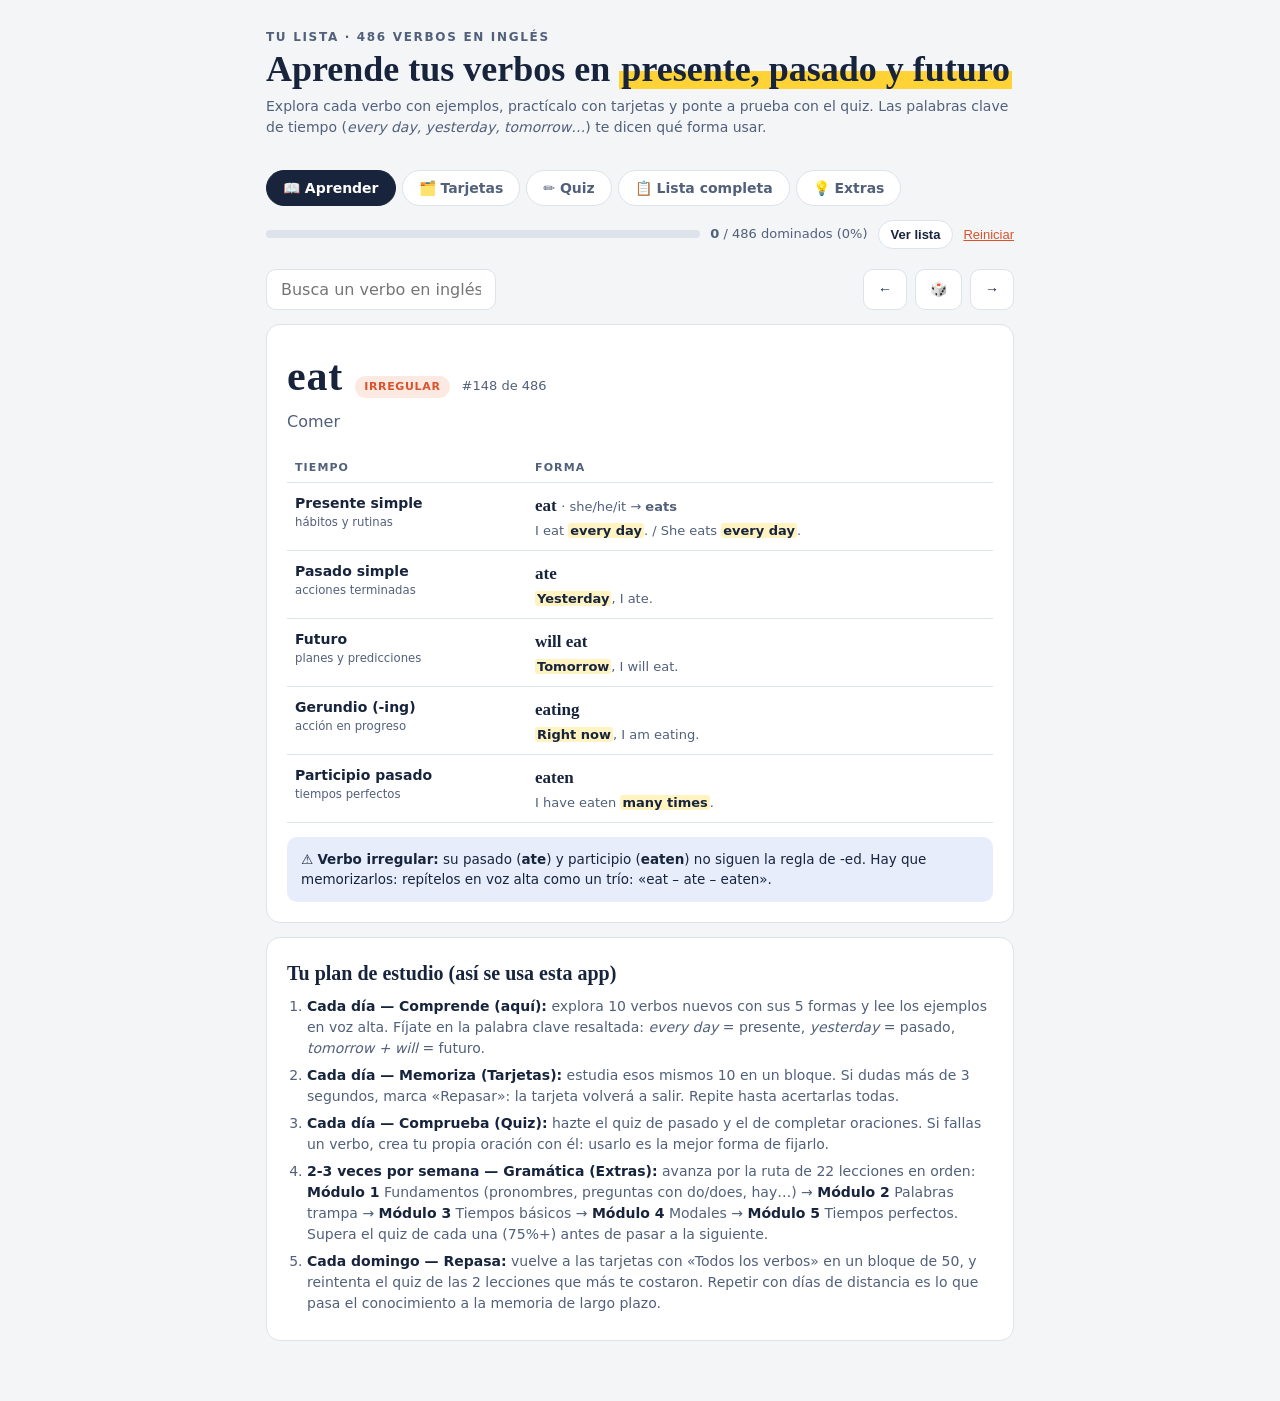
<file: index.html>
<!DOCTYPE html>
<html lang="es">
<head>
<meta charset="UTF-8">
<meta name="viewport" content="width=device-width, initial-scale=1.0">
<title>Mis 486 Verbos · Estudio de inglés</title>
<link rel="stylesheet" href="verbos.css">
</head>
<body>
<div class="wrap">
  <header>
    <div class="kicker">Tu lista · 486 verbos en inglés</div>
    <h1>Aprende tus verbos en <span class="mark">presente, pasado y futuro</span></h1>
    <div class="sub">Explora cada verbo con ejemplos, practícalo con tarjetas y ponte a prueba con el quiz. Las palabras clave de tiempo (<i>every day, yesterday, tomorrow…</i>) te dicen qué forma usar.</div>
  </header>

  <nav id="nav">
    <button data-p="aprender" class="on">📖 Aprender</button>
    <button data-p="tarjetas">🗂️ Tarjetas</button>
    <button data-p="quiz">✏️ Quiz</button>
    <button data-p="lista">📋 Lista completa</button>
    <button data-p="extras">💡 Extras</button>
  </nav>

  <div class="gprog">
    <div class="gbar"><div id="gbarFill"></div></div>
    <span class="gtext" id="gText"></span>
    <button class="gbtn" id="gListBtn">Ver lista</button>
    <button class="glink" id="resetProgress">Reiniciar</button>
  </div>
  <div class="box" id="masteredPanel" style="display:none; margin-bottom:18px"></div>

  <!-- ============ APRENDER ============ -->
  <section class="panel on" id="p-aprender">
    <div class="search-row">
      <div class="sugg" style="flex:1">
        <input id="searchVerb" type="text" placeholder="Busca un verbo en inglés o español… (ej: eat, comer)" autocomplete="off">
        <div class="sugg-list" id="suggList" style="display:none"></div>
      </div>
      <div class="nav-btns">
        <button id="prevVerb" aria-label="Verbo anterior">←</button>
        <button id="randVerb" title="Verbo al azar">🎲</button>
        <button id="nextVerb" aria-label="Verbo siguiente">→</button>
      </div>
    </div>
    <div class="box" id="verbDetail"></div>
    <div class="metodo box" style="margin-top:14px">
      <h2>Tu plan de estudio (así se usa esta app)</h2>
      <ol>
        <li><b>Cada día — Comprende (aquí):</b> explora 10 verbos nuevos con sus 5 formas y lee los ejemplos en voz alta. Fíjate en la palabra clave resaltada: <i>every day</i> = presente, <i>yesterday</i> = pasado, <i>tomorrow + will</i> = futuro.</li>
        <li><b>Cada día — Memoriza (Tarjetas):</b> estudia esos mismos 10 en un bloque. Si dudas más de 3 segundos, marca «Repasar»: la tarjeta volverá a salir. Repite hasta acertarlas todas.</li>
        <li><b>Cada día — Comprueba (Quiz):</b> hazte el quiz de pasado y el de completar oraciones. Si fallas un verbo, crea tu propia oración con él: usarlo es la mejor forma de fijarlo.</li>
        <li><b>2-3 veces por semana — Gramática (Extras):</b> avanza por la ruta de 22 lecciones en orden: <b>Módulo 1</b> Fundamentos (pronombres, preguntas con do/does, hay…) → <b>Módulo 2</b> Palabras trampa → <b>Módulo 3</b> Tiempos básicos → <b>Módulo 4</b> Modales → <b>Módulo 5</b> Tiempos perfectos. Supera el quiz de cada una (75%+) antes de pasar a la siguiente.</li>
        <li><b>Cada domingo — Repasa:</b> vuelve a las tarjetas con «Todos los verbos» en un bloque de 50, y reintenta el quiz de las 2 lecciones que más te costaron. Repetir con días de distancia es lo que pasa el conocimiento a la memoria de largo plazo.</li>
      </ol>
    </div>
  </section>

  <!-- ============ TARJETAS ============ -->
  <section class="panel" id="p-tarjetas">
    <div class="filters">
      <select id="fcType">
        <option value="ALL">Todos los verbos</option>
        <option value="R">Solo regulares</option>
        <option value="I">Solo irregulares</option>
      </select>
      <select id="fcDir">
        <option value="EN">Inglés → Español</option>
        <option value="ES">Español → Inglés</option>
      </select>
      <select id="fcSize">
        <option value="10">Bloque de 10</option>
        <option value="20">Bloque de 20</option>
        <option value="50">Bloque de 50</option>
      </select>
      <button class="btn primary" id="fcStart">Nuevo bloque</button>
    </div>
    <div class="progress"><div id="fcBar" style="width:0%"></div></div>
    <div id="fcArea"></div>
    <p class="muted" style="margin-top:10px">Toca la tarjeta (o pulsa <b>espacio</b>) para voltearla. 💾 Tu progreso se guarda automáticamente en este navegador — míralo en la barra verde de arriba.</p>
  </section>

  <!-- ============ QUIZ ============ -->
  <section class="panel" id="p-quiz">
    <div class="qmodes">
      <button data-m="past" class="on">Pasado simple</button>
      <button data-m="sentence">Completa la oración</button>
      <button data-m="meaning">Significado</button>
    </div>
    <div class="filters">
      <select id="qType">
        <option value="ALL">Todos los verbos</option>
        <option value="I">Solo irregulares</option>
        <option value="R">Solo regulares</option>
      </select>
    </div>
    <div class="score-row">
      <span>Aciertos: <b id="qOk">0</b></span>
      <span>Fallos: <b id="qNo">0</b></span>
      <span>Racha: <b id="qStreak">0</b> 🔥</span>
    </div>
    <div class="box" id="qArea"></div>
  </section>

  <!-- ============ LISTA ============ -->
  <section class="panel" id="p-lista">
    <div class="lista-tools">
      <input id="listSearch" type="text" placeholder="Filtrar por verbo o significado…">
      <select id="listType">
        <option value="ALL">Todos</option>
        <option value="R">Regulares</option>
        <option value="I">Irregulares</option>
      </select>
    </div>
    <div class="count" id="listCount"></div>
    <div class="table-scroll">
      <table class="vtable">
        <thead><tr>
          <th>#</th><th>Tipo</th><th>Presente</th><th>3ª pers.</th><th>Pasado</th><th>Participio</th><th>Gerundio</th><th>Futuro</th><th>Significado</th>
        </tr></thead>
        <tbody id="listBody"></tbody>
      </table>
    </div>
  </section>

  <!-- ============ EXTRAS ============ -->
  <section class="panel" id="p-extras">
    <p class="muted" style="margin-bottom:10px">📍 <b>Ruta de aprendizaje sugerida:</b> las lecciones están organizadas en 5 módulos, de lo básico a lo avanzado. Sigue el orden numerado, y cuando superes el quiz de una lección (75% o más) quedará marcada con ✓. Al terminar cada quiz podrás saltar directo a la siguiente. 👇</p>
    <div class="qmodes" id="lessonNav"></div>
    <div id="lessonBody"></div>
  </section>
</div>

<script type="module" src="js/main.js"></script>
</body>
</html>
</file>
<file: verbos.css>
:root{
    --paper:#F3F5F7; --card:#FFFFFF; --ink:#17243C; --ink-soft:#52607A;
    --line:#DDE3EB; --hl:#FFD335; --hl-soft:#FFF3C2;
    --irr:#D9532B; --irr-soft:#FCE9E2; --reg:#2E7D5B; --reg-soft:#E3F2EB;
    --blue:#2B5BC7; --blue-soft:#E7EDFB;
    --serif: Charter, Georgia, 'Times New Roman', serif;
    --sans: system-ui, -apple-system, 'Segoe UI', Roboto, sans-serif;
  }
  *{box-sizing:border-box; margin:0; padding:0}
  html{-webkit-text-size-adjust:100%}
  body{background:var(--paper); color:var(--ink); font-family:var(--sans); line-height:1.5; padding-bottom:60px}
  .wrap{max-width:780px; margin:0 auto; padding:0 16px}

  header{padding:28px 0 14px}
  .kicker{font-size:12px; letter-spacing:.14em; text-transform:uppercase; color:var(--ink-soft); font-weight:600}
  h1{font-family:var(--serif); font-size:clamp(26px,5vw,36px); font-weight:700; line-height:1.1; margin-top:4px}
  h1 .mark{background:linear-gradient(transparent 55%, var(--hl) 55%); padding:0 2px}
  .sub{color:var(--ink-soft); font-size:14px; margin-top:6px}

  nav{display:flex; gap:6px; margin:18px 0 22px; flex-wrap:wrap}
  nav button{font-family:var(--sans); font-size:14px; font-weight:600; padding:9px 16px; border:1.5px solid var(--line); background:var(--card); color:var(--ink-soft); border-radius:999px; cursor:pointer}
  nav button.on{background:var(--ink); border-color:var(--ink); color:#fff}
  nav button:focus-visible, button:focus-visible, input:focus-visible, select:focus-visible{outline:3px solid var(--blue); outline-offset:2px}

  .gprog{display:flex; align-items:center; gap:10px; margin:-8px 0 20px; flex-wrap:wrap}
  .gbar{flex:1; min-width:160px; height:8px; background:var(--line); border-radius:99px; overflow:hidden}
  #gbarFill{height:100%; background:var(--reg); border-radius:99px; width:0%; transition:width .3s}
  .gtext{font-size:13px; color:var(--ink-soft); white-space:nowrap}
  .gbtn{font-size:13px; font-weight:600; padding:6px 12px; border:1.5px solid var(--line); background:var(--card); border-radius:999px; cursor:pointer; color:var(--ink)}
  .glink{border:none; background:none; color:var(--irr); cursor:pointer; font-size:13px; text-decoration:underline; padding:0}
  .mchip{display:inline-flex; align-items:center; gap:4px; font-size:13px; background:var(--reg-soft); color:var(--reg); border-radius:999px; padding:3px 6px 3px 10px; font-weight:600}
  .mchip button{border:none; background:none; color:var(--reg); cursor:pointer; font-size:13px; padding:0 4px; font-weight:700}
  .panel{display:none} .panel.on{display:block}
  .box{background:var(--card); border:1.5px solid var(--line); border-radius:14px; padding:20px}
  .muted{color:var(--ink-soft); font-size:13px}
  .pill{display:inline-block; font-size:11px; font-weight:700; letter-spacing:.06em; text-transform:uppercase; padding:3px 9px; border-radius:999px}
  .pill.R{background:var(--reg-soft); color:var(--reg)} .pill.I{background:var(--irr-soft); color:var(--irr)}

  /* ---------- Aprender ---------- */
  .search-row{display:flex; gap:8px; margin-bottom:14px}
  .search-row input{flex:1; font-size:16px; padding:10px 14px; border:1.5px solid var(--line); border-radius:10px; font-family:var(--sans)}
  .nav-btns{display:flex; gap:8px}
  .nav-btns button, .btn{font-size:14px; font-weight:600; padding:10px 14px; border:1.5px solid var(--line); background:var(--card); border-radius:10px; cursor:pointer; color:var(--ink)}
  .btn.primary{background:var(--ink); color:#fff; border-color:var(--ink)}
  .sugg{position:relative}
  .sugg-list{position:absolute; top:100%; left:0; right:0; background:var(--card); border:1.5px solid var(--line); border-radius:10px; margin-top:4px; max-height:220px; overflow:auto; z-index:5; box-shadow:0 8px 24px rgba(23,36,60,.12)}
  .sugg-list button{display:block; width:100%; text-align:left; padding:9px 14px; border:0; background:none; cursor:pointer; font-size:14px}
  .sugg-list button:hover{background:var(--blue-soft)}
  .verb-head{display:flex; align-items:baseline; gap:12px; flex-wrap:wrap; margin-bottom:2px}
  .verb-word{font-family:var(--serif); font-size:clamp(30px,6vw,42px); font-weight:700; letter-spacing:.02em}
  .verb-mean{font-size:16px; color:var(--ink-soft); margin-bottom:16px}
  table.tenses{width:100%; border-collapse:collapse; font-size:14px}
  table.tenses th{text-align:left; font-size:11px; letter-spacing:.1em; text-transform:uppercase; color:var(--ink-soft); padding:10px 8px 6px; border-bottom:1.5px solid var(--line)}
  table.tenses td{padding:10px 8px; border-bottom:1px solid var(--line); vertical-align:top}
  table.tenses td.tname{font-weight:700; white-space:nowrap; width:34%}
  table.tenses td.tname small{display:block; font-weight:500; color:var(--ink-soft)}
  .form-word{font-family:var(--serif); font-size:17px; font-weight:700}
  .ex{font-size:13px; color:var(--ink-soft); margin-top:2px}
  .ex b{color:var(--ink); background:var(--hl-soft); padding:0 2px; border-radius:3px; font-weight:700}
  .note{margin-top:14px; background:var(--blue-soft); border-radius:10px; padding:12px 14px; font-size:13.5px}
  .note b{font-weight:700}

  /* ---------- Tarjetas ---------- */
  .filters{display:flex; gap:8px; flex-wrap:wrap; margin-bottom:14px}
  .filters select{font-size:14px; padding:8px 10px; border:1.5px solid var(--line); border-radius:10px; background:var(--card); font-family:var(--sans)}
  .progress{height:8px; background:var(--line); border-radius:99px; overflow:hidden; margin:10px 0 16px}
  .progress div{height:100%; background:var(--ink); border-radius:99px; transition:width .25s}
  .fcard{position:relative; min-height:280px; border-radius:14px; border:1.5px solid var(--line); background:
      repeating-linear-gradient(var(--card), var(--card) 27px, #E9EEF4 27px, #E9EEF4 28px);
      box-shadow:0 6px 0 -2px #E2E7EE, 0 12px 0 -6px #EBEFF4; cursor:pointer; padding:30px 26px 26px 40px; user-select:none}
  .fcard::before{content:''; position:absolute; top:0; bottom:0; left:26px; width:1.5px; background:#F2B8A6}
  .fcard .side-label{position:absolute; top:10px; right:14px; font-size:11px; letter-spacing:.12em; text-transform:uppercase; color:var(--ink-soft); font-weight:600}
  .fcard .big{font-family:var(--serif); font-size:clamp(28px,6vw,40px); font-weight:700; margin-top:26px}
  .fcard .answer{margin-top:14px; font-size:15px}
  .fcard .answer .row{margin-top:6px}
  .fcard .answer .lbl{display:inline-block; min-width:96px; font-size:11px; letter-spacing:.08em; text-transform:uppercase; color:var(--ink-soft); font-weight:700}
  .fcard .answer .frm{font-family:var(--serif); font-weight:700}
  .card-btns{display:flex; gap:10px; margin-top:16px}
  .card-btns button{flex:1; font-size:15px; font-weight:700; padding:13px; border-radius:12px; border:1.5px solid var(--line); background:var(--card); cursor:pointer; color:var(--ink)}
  .card-btns .know{background:var(--reg-soft); border-color:var(--reg); color:var(--reg)}
  .card-btns .review{background:var(--irr-soft); border-color:var(--irr); color:var(--irr)}
  .done-msg{text-align:center; padding:40px 20px}
  .done-msg .big{font-family:var(--serif); font-size:30px; font-weight:700}

  /* ---------- Quiz ---------- */
  .qmodes{display:flex; gap:8px; flex-wrap:wrap; margin-bottom:14px}
  .qmodes button{font-size:13px; font-weight:600; padding:8px 13px; border:1.5px solid var(--line); border-radius:999px; background:var(--card); cursor:pointer; color:var(--ink-soft)}
  .qmodes button.on{background:var(--blue-soft); border-color:var(--blue); color:var(--blue)}
  .qprompt{font-size:15px; color:var(--ink-soft); margin-bottom:4px}
  .qsentence{font-family:var(--serif); font-size:clamp(20px,4.5vw,26px); font-weight:700; margin:8px 0 18px; line-height:1.35}
  .qsentence b{color:var(--ink); background:var(--hl-soft); padding:0 3px; border-radius:3px}
  .qsentence .blank{display:inline-block; min-width:110px; border-bottom:3px solid var(--ink); text-align:center; color:var(--blue)}
  .opts{display:grid; grid-template-columns:1fr 1fr; gap:10px}
  @media(max-width:520px){.opts{grid-template-columns:1fr}}
  .opts button{font-family:var(--serif); font-size:17px; font-weight:700; padding:14px; border:1.5px solid var(--line); border-radius:12px; background:var(--card); cursor:pointer; color:var(--ink)}
  .opts button:hover{border-color:var(--ink)}
  .opts button.correct{background:var(--reg-soft); border-color:var(--reg); color:var(--reg)}
  .opts button.wrong{background:var(--irr-soft); border-color:var(--irr); color:var(--irr)}
  .feedback{margin-top:14px; padding:12px 14px; border-radius:10px; font-size:14px; display:none}
  .feedback.ok{display:block; background:var(--reg-soft)} .feedback.no{display:block; background:var(--irr-soft)}
  .score-row{display:flex; gap:16px; margin-bottom:12px; font-size:14px; color:var(--ink-soft)}
  .score-row b{color:var(--ink)}

  /* ---------- Lista ---------- */
  .lista-tools{display:flex; gap:8px; flex-wrap:wrap; margin-bottom:12px}
  .lista-tools input{flex:1; min-width:160px; font-size:15px; padding:9px 12px; border:1.5px solid var(--line); border-radius:10px}
  .lista-tools select{font-size:14px; padding:8px 10px; border:1.5px solid var(--line); border-radius:10px; background:var(--card)}
  .vtable{width:100%; border-collapse:collapse; font-size:13px; background:var(--card); border:1.5px solid var(--line); border-radius:12px; overflow:hidden}
  .vtable th{position:sticky; top:0; background:var(--ink); color:#fff; text-align:left; padding:9px 8px; font-size:11px; letter-spacing:.08em; text-transform:uppercase}
  .vtable td{padding:8px; border-bottom:1px solid var(--line); vertical-align:top}
  .vtable td.v{font-weight:700}
  .vtable tr:nth-child(even) td{background:#FAFBFC}
  .table-scroll{max-height:65vh; overflow:auto; border-radius:12px; border:1.5px solid var(--line)}
  .count{font-size:13px; color:var(--ink-soft); margin:8px 2px}

  .metodo{margin-top:22px}
  .metodo h2{font-family:var(--serif); font-size:20px; margin-bottom:8px}
  .metodo ol{padding-left:20px; font-size:14px; color:var(--ink-soft)}
  .metodo li{margin-bottom:6px}
  .metodo li b{color:var(--ink)}
</file>
<file: repo-verbos-github/verbos.css>
:root{
    --paper:#F3F5F7; --card:#FFFFFF; --ink:#17243C; --ink-soft:#52607A;
    --line:#DDE3EB; --hl:#FFD335; --hl-soft:#FFF3C2;
    --irr:#D9532B; --irr-soft:#FCE9E2; --reg:#2E7D5B; --reg-soft:#E3F2EB;
    --blue:#2B5BC7; --blue-soft:#E7EDFB;
    --serif: Charter, Georgia, 'Times New Roman', serif;
    --sans: system-ui, -apple-system, 'Segoe UI', Roboto, sans-serif;
  }
  *{box-sizing:border-box; margin:0; padding:0}
  html{-webkit-text-size-adjust:100%}
  body{background:var(--paper); color:var(--ink); font-family:var(--sans); line-height:1.5; padding-bottom:60px}
  .wrap{max-width:780px; margin:0 auto; padding:0 16px}

  header{padding:28px 0 14px}
  .kicker{font-size:12px; letter-spacing:.14em; text-transform:uppercase; color:var(--ink-soft); font-weight:600}
  h1{font-family:var(--serif); font-size:clamp(26px,5vw,36px); font-weight:700; line-height:1.1; margin-top:4px}
  h1 .mark{background:linear-gradient(transparent 55%, var(--hl) 55%); padding:0 2px}
  .sub{color:var(--ink-soft); font-size:14px; margin-top:6px}

  nav{display:flex; gap:6px; margin:18px 0 22px; flex-wrap:wrap}
  nav button{font-family:var(--sans); font-size:14px; font-weight:600; padding:9px 16px; border:1.5px solid var(--line); background:var(--card); color:var(--ink-soft); border-radius:999px; cursor:pointer}
  nav button.on{background:var(--ink); border-color:var(--ink); color:#fff}
  nav button:focus-visible, button:focus-visible, input:focus-visible, select:focus-visible{outline:3px solid var(--blue); outline-offset:2px}

  .gprog{display:flex; align-items:center; gap:10px; margin:-8px 0 20px; flex-wrap:wrap}
  .gbar{flex:1; min-width:160px; height:8px; background:var(--line); border-radius:99px; overflow:hidden}
  #gbarFill{height:100%; background:var(--reg); border-radius:99px; width:0%; transition:width .3s}
  .gtext{font-size:13px; color:var(--ink-soft); white-space:nowrap}
  .gbtn{font-size:13px; font-weight:600; padding:6px 12px; border:1.5px solid var(--line); background:var(--card); border-radius:999px; cursor:pointer; color:var(--ink)}
  .glink{border:none; background:none; color:var(--irr); cursor:pointer; font-size:13px; text-decoration:underline; padding:0}
  .mchip{display:inline-flex; align-items:center; gap:4px; font-size:13px; background:var(--reg-soft); color:var(--reg); border-radius:999px; padding:3px 6px 3px 10px; font-weight:600}
  .mchip button{border:none; background:none; color:var(--reg); cursor:pointer; font-size:13px; padding:0 4px; font-weight:700}
  .panel{display:none} .panel.on{display:block}
  .box{background:var(--card); border:1.5px solid var(--line); border-radius:14px; padding:20px}
  .muted{color:var(--ink-soft); font-size:13px}
  .pill{display:inline-block; font-size:11px; font-weight:700; letter-spacing:.06em; text-transform:uppercase; padding:3px 9px; border-radius:999px}
  .pill.R{background:var(--reg-soft); color:var(--reg)} .pill.I{background:var(--irr-soft); color:var(--irr)}

  /* ---------- Aprender ---------- */
  .search-row{display:flex; gap:8px; margin-bottom:14px}
  .search-row input{flex:1; font-size:16px; padding:10px 14px; border:1.5px solid var(--line); border-radius:10px; font-family:var(--sans)}
  .nav-btns{display:flex; gap:8px}
  .nav-btns button, .btn{font-size:14px; font-weight:600; padding:10px 14px; border:1.5px solid var(--line); background:var(--card); border-radius:10px; cursor:pointer; color:var(--ink)}
  .btn.primary{background:var(--ink); color:#fff; border-color:var(--ink)}
  .sugg{position:relative}
  .sugg-list{position:absolute; top:100%; left:0; right:0; background:var(--card); border:1.5px solid var(--line); border-radius:10px; margin-top:4px; max-height:220px; overflow:auto; z-index:5; box-shadow:0 8px 24px rgba(23,36,60,.12)}
  .sugg-list button{display:block; width:100%; text-align:left; padding:9px 14px; border:0; background:none; cursor:pointer; font-size:14px}
  .sugg-list button:hover{background:var(--blue-soft)}
  .verb-head{display:flex; align-items:baseline; gap:12px; flex-wrap:wrap; margin-bottom:2px}
  .verb-word{font-family:var(--serif); font-size:clamp(30px,6vw,42px); font-weight:700; letter-spacing:.02em}
  .verb-mean{font-size:16px; color:var(--ink-soft); margin-bottom:16px}
  table.tenses{width:100%; border-collapse:collapse; font-size:14px}
  table.tenses th{text-align:left; font-size:11px; letter-spacing:.1em; text-transform:uppercase; color:var(--ink-soft); padding:10px 8px 6px; border-bottom:1.5px solid var(--line)}
  table.tenses td{padding:10px 8px; border-bottom:1px solid var(--line); vertical-align:top}
  table.tenses td.tname{font-weight:700; white-space:nowrap; width:34%}
  table.tenses td.tname small{display:block; font-weight:500; color:var(--ink-soft)}
  .form-word{font-family:var(--serif); font-size:17px; font-weight:700}
  .ex{font-size:13px; color:var(--ink-soft); margin-top:2px}
  .ex b{color:var(--ink); background:var(--hl-soft); padding:0 2px; border-radius:3px; font-weight:700}
  .note{margin-top:14px; background:var(--blue-soft); border-radius:10px; padding:12px 14px; font-size:13.5px}
  .note b{font-weight:700}

  /* ---------- Tarjetas ---------- */
  .filters{display:flex; gap:8px; flex-wrap:wrap; margin-bottom:14px}
  .filters select{font-size:14px; padding:8px 10px; border:1.5px solid var(--line); border-radius:10px; background:var(--card); font-family:var(--sans)}
  .progress{height:8px; background:var(--line); border-radius:99px; overflow:hidden; margin:10px 0 16px}
  .progress div{height:100%; background:var(--ink); border-radius:99px; transition:width .25s}
  .fcard{position:relative; min-height:280px; border-radius:14px; border:1.5px solid var(--line); background:
      repeating-linear-gradient(var(--card), var(--card) 27px, #E9EEF4 27px, #E9EEF4 28px);
      box-shadow:0 6px 0 -2px #E2E7EE, 0 12px 0 -6px #EBEFF4; cursor:pointer; padding:30px 26px 26px 40px; user-select:none}
  .fcard::before{content:''; position:absolute; top:0; bottom:0; left:26px; width:1.5px; background:#F2B8A6}
  .fcard .side-label{position:absolute; top:10px; right:14px; font-size:11px; letter-spacing:.12em; text-transform:uppercase; color:var(--ink-soft); font-weight:600}
  .fcard .big{font-family:var(--serif); font-size:clamp(28px,6vw,40px); font-weight:700; margin-top:26px}
  .fcard .answer{margin-top:14px; font-size:15px}
  .fcard .answer .row{margin-top:6px}
  .fcard .answer .lbl{display:inline-block; min-width:96px; font-size:11px; letter-spacing:.08em; text-transform:uppercase; color:var(--ink-soft); font-weight:700}
  .fcard .answer .frm{font-family:var(--serif); font-weight:700}
  .card-btns{display:flex; gap:10px; margin-top:16px}
  .card-btns button{flex:1; font-size:15px; font-weight:700; padding:13px; border-radius:12px; border:1.5px solid var(--line); background:var(--card); cursor:pointer; color:var(--ink)}
  .card-btns .know{background:var(--reg-soft); border-color:var(--reg); color:var(--reg)}
  .card-btns .review{background:var(--irr-soft); border-color:var(--irr); color:var(--irr)}
  .done-msg{text-align:center; padding:40px 20px}
  .done-msg .big{font-family:var(--serif); font-size:30px; font-weight:700}

  /* ---------- Quiz ---------- */
  .qmodes{display:flex; gap:8px; flex-wrap:wrap; margin-bottom:14px}
  .qmodes button{font-size:13px; font-weight:600; padding:8px 13px; border:1.5px solid var(--line); border-radius:999px; background:var(--card); cursor:pointer; color:var(--ink-soft)}
  .qmodes button.on{background:var(--blue-soft); border-color:var(--blue); color:var(--blue)}
  .qprompt{font-size:15px; color:var(--ink-soft); margin-bottom:4px}
  .qsentence{font-family:var(--serif); font-size:clamp(20px,4.5vw,26px); font-weight:700; margin:8px 0 18px; line-height:1.35}
  .qsentence .blank{display:inline-block; min-width:110px; border-bottom:3px solid var(--ink); text-align:center; color:var(--blue)}
  .opts{display:grid; grid-template-columns:1fr 1fr; gap:10px}
  @media(max-width:520px){.opts{grid-template-columns:1fr}}
  .opts button{font-family:var(--serif); font-size:17px; font-weight:700; padding:14px; border:1.5px solid var(--line); border-radius:12px; background:var(--card); cursor:pointer; color:var(--ink)}
  .opts button:hover{border-color:var(--ink)}
  .opts button.correct{background:var(--reg-soft); border-color:var(--reg); color:var(--reg)}
  .opts button.wrong{background:var(--irr-soft); border-color:var(--irr); color:var(--irr)}
  .feedback{margin-top:14px; padding:12px 14px; border-radius:10px; font-size:14px; display:none}
  .feedback.ok{display:block; background:var(--reg-soft)} .feedback.no{display:block; background:var(--irr-soft)}
  .score-row{display:flex; gap:16px; margin-bottom:12px; font-size:14px; color:var(--ink-soft)}
  .score-row b{color:var(--ink)}

  /* ---------- Lista ---------- */
  .lista-tools{display:flex; gap:8px; flex-wrap:wrap; margin-bottom:12px}
  .lista-tools input{flex:1; min-width:160px; font-size:15px; padding:9px 12px; border:1.5px solid var(--line); border-radius:10px}
  .lista-tools select{font-size:14px; padding:8px 10px; border:1.5px solid var(--line); border-radius:10px; background:var(--card)}
  .vtable{width:100%; border-collapse:collapse; font-size:13px; background:var(--card); border:1.5px solid var(--line); border-radius:12px; overflow:hidden}
  .vtable th{position:sticky; top:0; background:var(--ink); color:#fff; text-align:left; padding:9px 8px; font-size:11px; letter-spacing:.08em; text-transform:uppercase}
  .vtable td{padding:8px; border-bottom:1px solid var(--line); vertical-align:top}
  .vtable td.v{font-weight:700}
  .vtable tr:nth-child(even) td{background:#FAFBFC}
  .table-scroll{max-height:65vh; overflow:auto; border-radius:12px; border:1.5px solid var(--line)}
  .count{font-size:13px; color:var(--ink-soft); margin:8px 2px}

  .metodo{margin-top:22px}
  .metodo h2{font-family:var(--serif); font-size:20px; margin-bottom:8px}
  .metodo ol{padding-left:20px; font-size:14px; color:var(--ink-soft)}
  .metodo li{margin-bottom:6px}
  .metodo li b{color:var(--ink)}
</file>
